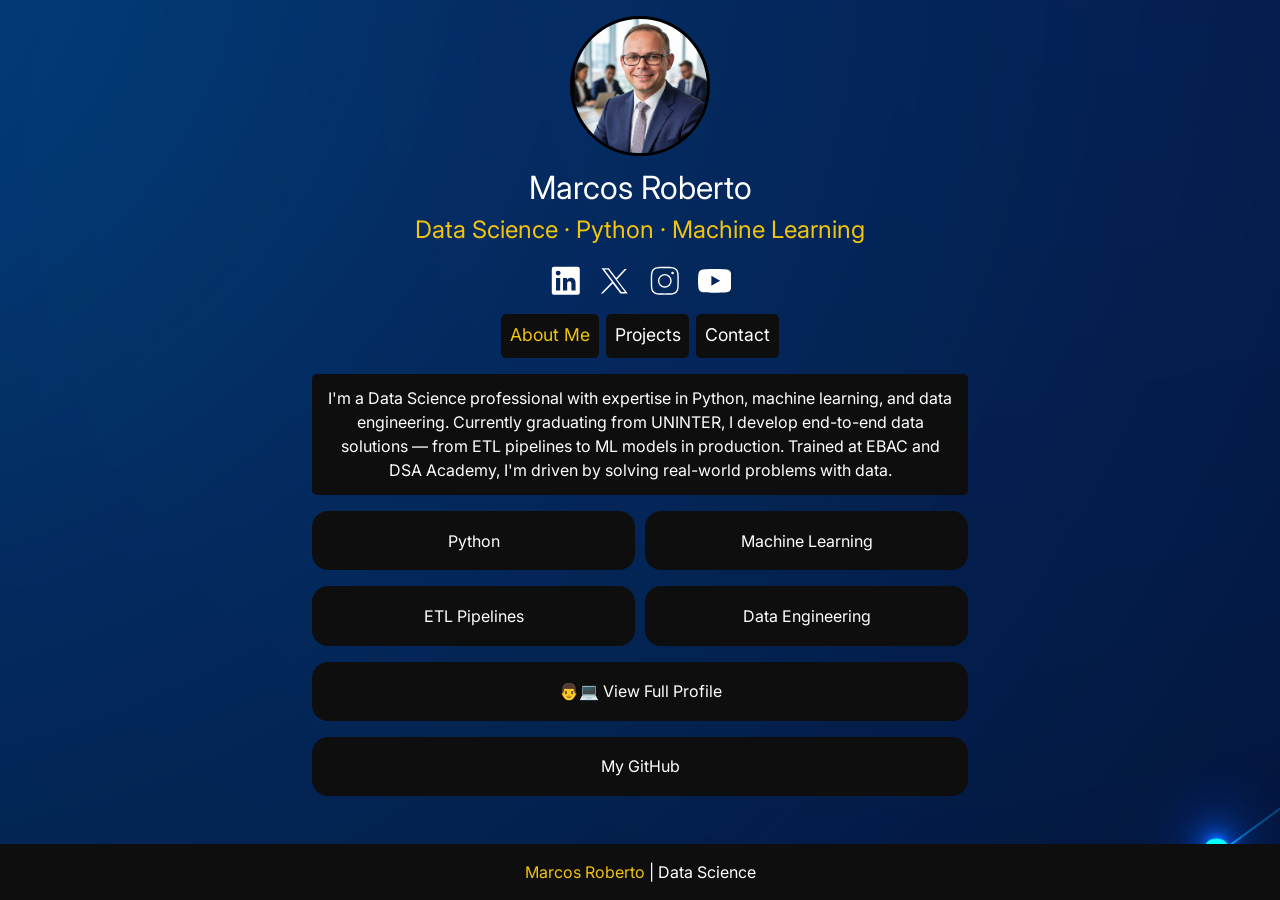
<file: index.html>
<!--
-----------------
https://github.com/ardacarofficial/links-website is open source project.
-----------------
-->

<!doctype html>
<html lang="en">
  <head>
    <meta charset="UTF-8" />
    <meta http-equiv="X-UA-Compatible" content="IE=edge" />
    <meta name="viewport" content="width=device-width, initial-scale=1.0" />
    <title>Data Science | Marcos Roberto</title>
    <meta
      name="description"
      content="Marcos Roberto - Data Science | Python | Machine Learning"
    />
    <link
      rel="stylesheet"
      href="https://fonts.googleapis.com/css2?family=Inter:wght@400&amp;display=swap"
    />
    <link rel="stylesheet" href="css/reset.css" />
    <link rel="stylesheet" href="css/style.css" />
  </head>
  <body>
    <header>
      <!-- Logo, Title and Description Codes Start -->
      <div class="header_img flex_column_center">
        <img src="img/logo.png" alt="Logo" />
      </div>
      <div class="header_text flex_column_center">
        <h1 class="header_h_item">Marcos Roberto</h1>
        <h2 class="header_h_item">Data Science · Python · Machine Learning</h2>
      </div>
      <!-- Logo, Title and Description Codes End -->

      <!-- Social Media Icons Codes Start -->
      <div class="header_svg_list flex_row_center">
        <!-- Icon 1 LinkedIn -->
        <div class="header_svg_item">
          <a
            href="https://www.linkedin.com/public-profile/settings/?trk=d_flagship3_profile_self_view_public_profile&lipi=urn%3Ali%3Apage%3Ad_flagship3_profile_view_base%3BfjYPPPEbTY29IEgQ6bdrKA%3D%3D"
            target="_blank"
            rel="nofollow"
          >
            <svg enable-background="new 0 0 24 24" viewBox="0 0 24 24">
              <path
                d="M20.5 2h-17A1.5 1.5 0 002 3.5v17A1.5 1.5 0 003.5 22h17a1.5 1.5 0 001.5-1.5v-17A1.5 1.5 0 0020.5 2zM8 19H5v-9h3zM6.5 8.25A1.75 1.75 0 118.3 6.5a1.78 1.78 0 01-1.8 1.75zM19 19h-3v-4.74c0-1.42-.6-1.93-1.38-1.93A1.74 1.74 0 0013 14.19a.66.66 0 000 .14V19h-3v-9h2.9v1.3a3.11 3.11 0 012.7-1.4c1.55 0 3.36.86 3.36 3.66z"
              />
            </svg>
          </a>
        </div>
        <!-- Icon 2 Twitter -->
        <div class="header_svg_item">
          <a href="https://x.com/oberto_marcos" target="_blank" rel="nofollow">
            <svg enable-background="new 0 0 24 24" viewBox="0 0 24 24">
              <path
                d="m2.538 3 7.425 9.928L2 21h1.5l7.033-7.067L16 21h5.232l-7.662-9.995 6.955-7.514h-1.5L13 10 7.77 3H2.538Zm1.994 1h2.645l12.087 16h-2.525L4.532 4Z"
              ></path>
            </svg>
          </a>
        </div>
        <!-- Icon 3 Instagram -->
        <div class="header_svg_item">
          <a
            href="https://www.instagram.com/marcosdatawizard/"
            target="_blank"
            rel="nofollow"
          >
            <svg enable-background="new 0 0 24 24" viewBox="0 0 24 24">
              <path
                d="M21.938,7.71a7.329,7.329,0,0,0-.456-2.394,4.615,4.615,0,0,0-1.1-1.694,4.61,4.61,0,0,0-1.7-1.1,7.318,7.318,0,0,0-2.393-.456C15.185,2.012,14.817,2,12,2s-3.185.012-4.29.062a7.329,7.329,0,0,0-2.394.456,4.615,4.615,0,0,0-1.694,1.1,4.61,4.61,0,0,0-1.1,1.7A7.318,7.318,0,0,0,2.062,7.71C2.012,8.814,2,9.182,2,12s.012,3.186.062,4.29a7.329,7.329,0,0,0,.456,2.394,4.615,4.615,0,0,0,1.1,1.694,4.61,4.61,0,0,0,1.7,1.1,7.318,7.318,0,0,0,2.393.456c1.1.05,1.472.062,4.29.062s3.186-.012,4.29-.062a7.329,7.329,0,0,0,2.394-.456,4.9,4.9,0,0,0,2.8-2.8,7.318,7.318,0,0,0,.456-2.393c.05-1.1.062-1.472.062-4.29S21.988,8.814,21.938,7.71Zm-1,8.534a6.351,6.351,0,0,1-.388,2.077,3.9,3.9,0,0,1-2.228,2.229,6.363,6.363,0,0,1-2.078.388C15.159,20.988,14.8,21,12,21s-3.159-.012-4.244-.062a6.351,6.351,0,0,1-2.077-.388,3.627,3.627,0,0,1-1.35-.879,3.631,3.631,0,0,1-.879-1.349,6.363,6.363,0,0,1-.388-2.078C3.012,15.159,3,14.8,3,12s.012-3.159.062-4.244A6.351,6.351,0,0,1,3.45,5.679a3.627,3.627,0,0,1,.879-1.35A3.631,3.631,0,0,1,5.678,3.45a6.363,6.363,0,0,1,2.078-.388C8.842,3.012,9.205,3,12,3s3.158.012,4.244.062a6.351,6.351,0,0,1,2.077.388,3.627,3.627,0,0,1,1.35.879,3.631,3.631,0,0,1,.879,1.349,6.363,6.363,0,0,1,.388,2.078C20.988,8.841,21,9.2,21,12S20.988,15.159,20.938,16.244Z"
              ></path>
              <path
                d="M17.581,5.467a.953.953,0,1,0,.952.952A.954.954,0,0,0,17.581,5.467Z"
              ></path>
              <path
                d="M12,7.073A4.927,4.927,0,1,0,16.927,12,4.932,4.932,0,0,0,12,7.073Zm0,8.854A3.927,3.927,0,1,1,15.927,12,3.932,3.932,0,0,1,12,15.927Z"
              ></path>
            </svg>
          </a>
        </div>
        <!-- Icon 4 YouTube -->
        <div class="header_svg_item">
          <a
            href="https://www.youtube.com/@marcosrobertosoaresolivieira"
            target="_blank"
            rel="nofollow"
          >
            <svg enable-background="new 0 0 24 24" viewBox="0 0 24 24">
              <path
                d="M23.498 6.186a3.016 3.016 0 0 0-2.122-2.136C19.505 3.545 12 3.545 12 3.545s-7.505 0-9.377.505A3.017 3.017 0 0 0 .502 6.186C0 8.07 0 12 0 12s0 3.93.502 5.814a3.016 3.016 0 0 0 2.122 2.136c1.871.505 9.376.505 9.376.505s7.505 0 9.377-.505a3.015 3.015 0 0 0 2.122-2.136C24 15.93 24 12 24 12s0-3.93-.502-5.814zM9.545 15.568V8.432L15.818 12l-6.273 3.568z"
              />
            </svg>
          </a>
        </div>
      </div>
      <!-- Social Media Icons Codes End -->

      <!-- Menu Codes Start -->
      <nav>
        <ul class="header_nav_menu_list flex_no_wrap_row_center">
          <li
            data-target="#main_section_container_1"
            id="header_nav_menu_item_1"
            class="header_nav_menu_item"
            href=""
          >
            About Me
          </li>
          <li
            data-target="#main_section_container_2"
            id="header_nav_menu_item_2"
            class="header_nav_menu_item"
            href=""
          >
            Projects
          </li>
          <li
            data-target="#main_section_container_3"
            id="header_nav_menu_item_3"
            class="header_nav_menu_item"
            href=""
          >
            Contact
          </li>
        </ul>
      </nav>
      <!-- Menu Codes End -->
    </header>
    <main>
      <!-- Menu Container 1 Codes Start -->
      <section id="main_section_container_1" class="flex_column_center">
        <!-- Menu Text Item -->
        <div class="main_text_item">
          <p>
            I'm a Data Science professional with expertise in Python, machine
            learning, and data engineering. Currently graduating from UNINTER,
            I develop end-to-end data solutions — from ETL pipelines to ML
            models in production. Trained at EBAC and DSA Academy, I'm driven
            by solving real-world problems with data.
          </p>
        </div>
        <!-- Menu Small Item -->
        <div class="main_small_button_list">
          <a
            class="main_small_a_item"
            href="#link"
            target="_blank"
            rel="nofollow"
          >
            <button class="main_small_button_item">Python</button>
          </a>
          <a
            class="main_small_a_item"
            href="#link"
            target="_blank"
            rel="nofollow"
          >
            <button class="main_small_button_item">Machine Learning</button>
          </a>
        </div>
        <!-- Menu Small Item -->
        <div class="main_small_button_list">
          <a
            class="main_small_a_item"
            href="#link"
            target="_blank"
            rel="nofollow"
          >
            <button class="main_small_button_item">ETL Pipelines</button>
          </a>
          <a
            class="main_small_a_item"
            href="#link"
            target="_blank"
            rel="nofollow"
          >
            <button class="main_small_button_item">Data Engineering</button>
          </a>
        </div>
        <!-- Menu Item -->
        <a class="main_a_item" href="about.html">
          <button class="main_button_item">👨💻 View Full Profile</button>
        </a>
        <!-- Menu Item -->
        <a
          class="main_a_item"
          href="https://github.com/CodeWizardProtech"
          target="_blank"
          rel="nofollow"
        >
          <button class="main_button_item">My GitHub</button>
        </a>
      </section>
      <!-- Menu Container 1 Codes End -->

      <!-- Menu Container 2 Codes Start -->
      <section id="main_section_container_2" class="flex_column_center">
        <!-- Menu Text Item -->
        <div class="main_text_item">
          <p>
            Projects focused on data science, machine learning, and automation.
            Explore the repositories on GitHub and see real-world data solutions.
          </p>
        </div>
        <!-- Menu Small Item -->
        <div class="main_small_button_list">
          <a
            class="main_small_a_item"
            href="https://github.com/MarcosRoberto?tab=repositories"
            target="_blank"
            rel="nofollow"
          >
            <button class="main_small_button_item">Data Analysis</button>
          </a>
          <a
            class="main_small_a_item"
            href="https://github.com/MarcosRoberto?tab=repositories"
            target="_blank"
            rel="nofollow"
          >
            <button class="main_small_button_item">ML Models</button>
          </a>
        </div>
        <!-- Menu Small Item -->
        <div class="main_small_button_list">
          <a
            class="main_small_a_item"
            href="https://github.com/MarcosRoberto?tab=repositories"
            target="_blank"
            rel="nofollow"
          >
            <button class="main_small_button_item">Pipelines ETL</button>
          </a>
          <a
            class="main_small_a_item"
            href="https://github.com/MarcosRoberto?tab=repositories"
            target="_blank"
            rel="nofollow"
          >
            <button class="main_small_button_item">Data Visualization</button>
          </a>
        </div>
        <!-- Menu Item -->
        <a
          class="main_a_item"
          href="https://github.com/CodeWizardProtech"
          target="_blank"
          rel="nofollow"
        >
          <button class="main_button_item">View All Projects</button>
        </a>
        <!-- Menu Item -->
        <a
          class="main_a_item"
          href="https://github.com/CodeWizardProtech"
          target="_blank"
          rel="nofollow"
        >
          <button class="main_button_item">GitHub Profile</button>
        </a>
      </section>
      <!-- Menu Container 2 Codes End -->

      <!-- Menu Container 3 Codes Start -->
      <section id="main_section_container_3" class="flex_column_center">
        <!-- Menu Text Item -->
        <div class="main_text_item">
          <p>
            Want to collaborate, exchange ideas, or have an opportunity?
            Feel free to reach out through the links below.
          </p>
        </div>
        <!-- Menu Small Item -->
        <div class="main_small_button_list">
          <a
            class="main_small_a_item"
            href="https://github.com/CodeWizardProtech"
            target="_blank"
            rel="nofollow"
          >
            <button class="main_small_button_item">GitHub</button>
          </a>
          <a
            class="main_small_a_item"
            href="https://www.linkedin.com/public-profile/settings/?trk=d_flagship3_profile_self_view_public_profile&lipi=urn%3Ali%3Apage%3Ad_flagship3_profile_view_base%3BlpcZsxxIR6SCW6Dybm3HKQ%3D%3D
"
            target="_blank"
            rel="nofollow"
          >
            <button class="main_small_button_item">LinkedIn</button>
          </a>
        </div>
        <!-- Menu Small Item -->
        <div class="main_small_button_list">
          <a
            class="main_small_a_item"
            href="https://www.instagram.com/marcosdatawizard/"
            target="_blank"
            rel="nofollow"
          >
            <button class="main_small_button_item">Instagram</button>
          </a>
          <a
            class="main_small_a_item"
            href="#link"
            target="_blank"
            rel="nofollow"
          >
            <button class="main_small_button_item">Twitter / X</button>
          </a>
        </div>
        <!-- Menu Item -->
        <a
          class="main_a_item"
          href="mailto:marcosads337@gmail.com?subject=Contato%20via%20Portf%C3%B3lio&body=Ol%C3%A1%20Marcos,%20vi%20seu%20portf%C3%B3lio%20e%20gostaria%20de%20conversar."
          target="_blank"
          rel="nofollow"
        >
          <button class="main_button_item">Send Email</button>
        </a>
        <!-- Menu Item -->
        <a
          class="main_a_item"
          href="https://wa.me/5564996607188?text=Ol%C3%A1%20Marcos,%20vi%20seu%20portf%C3%B3lio%20e%20gostaria%20de%20conversar."
          target="_blank"
          rel="nofollow"
        >
          <button class="main_button_item">WhatsApp</button>
        </a>
      </section>
      <!-- Menu Container 3 Codes End -->
    </main>
    <footer>
      <!-- Footer Codes Start -->
      <div class="footer_div_item flex_row_center">
        <a class="footer_a_item" href="https://github.com/CodeWizardProtech"
          >Marcos Roberto</a
        >&nbsp;| Data Science
      </div>
    </footer>
    <!-- Footer Codes End -->
    <script src="js/main.js"></script>
  </body>
</html>
</file>
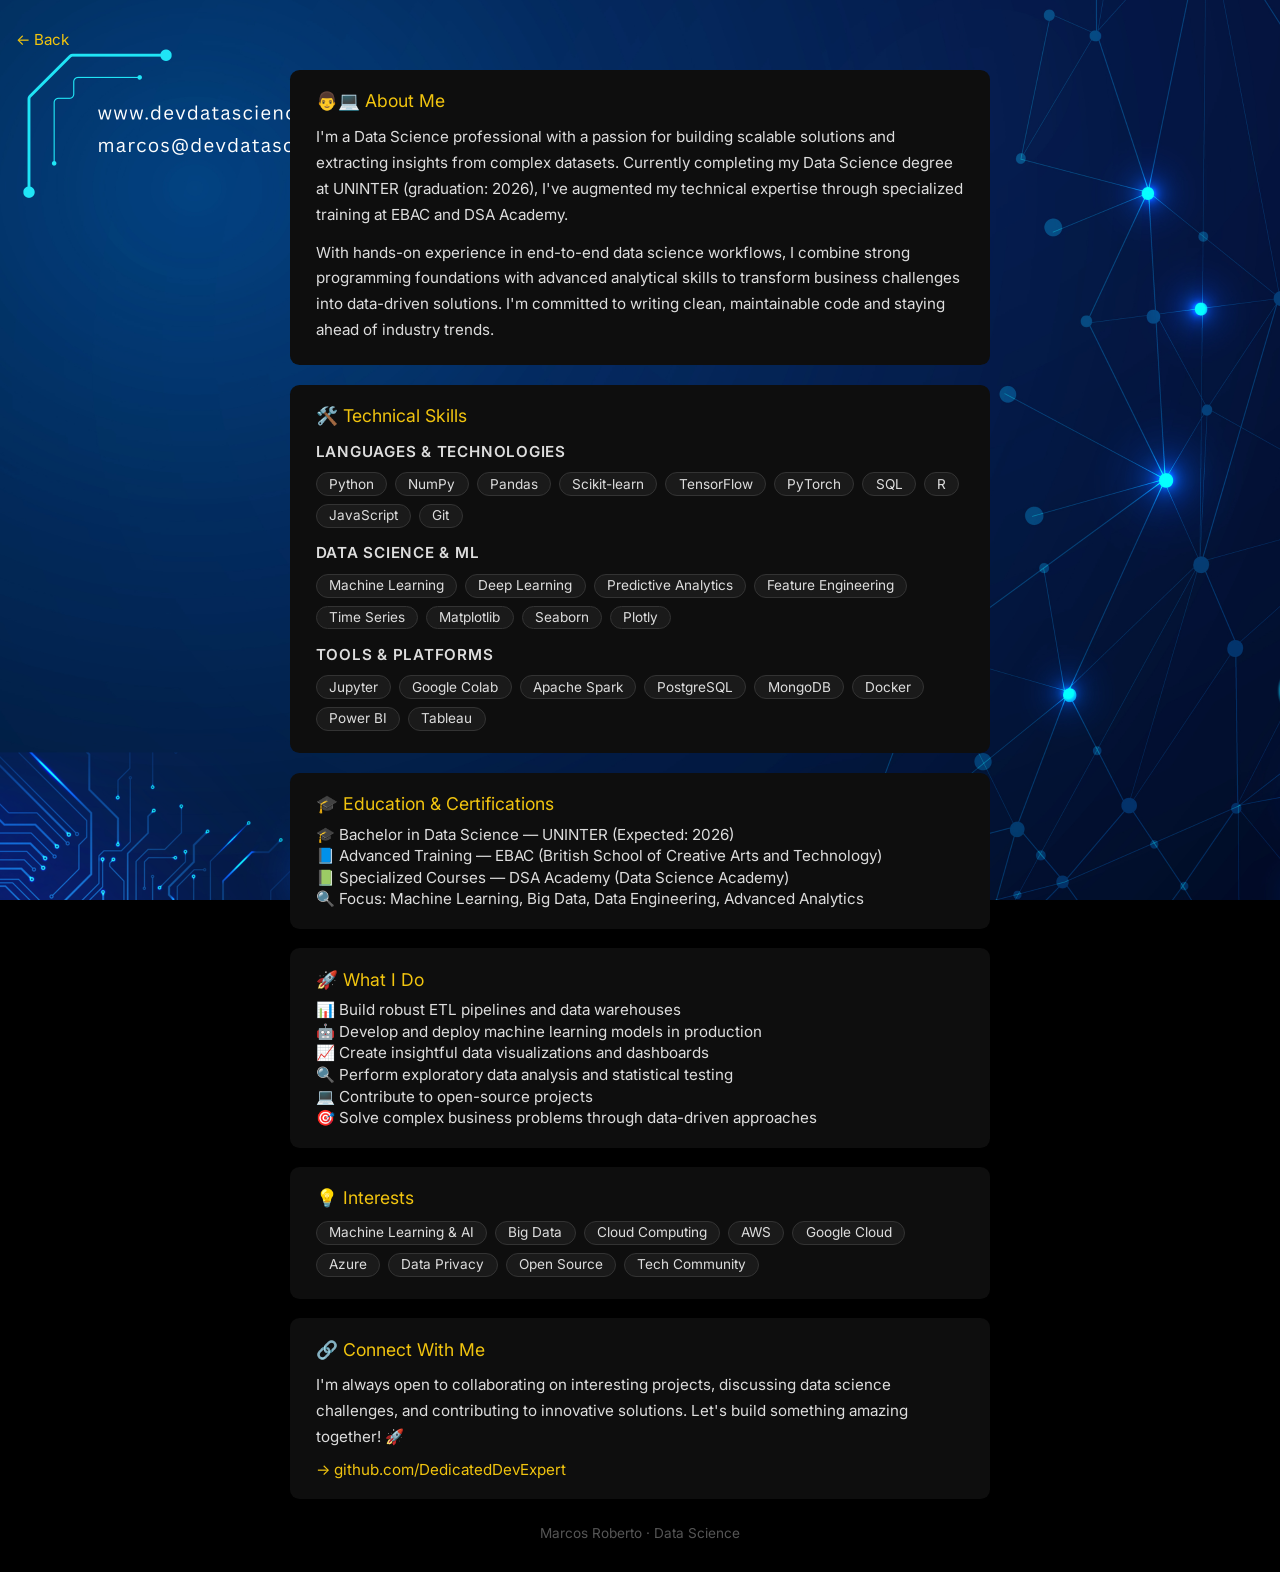
<file: about.html>
<!doctype html>
<html lang="en">
  <head>
    <meta charset="UTF-8" />
    <meta name="viewport" content="width=device-width, initial-scale=1.0" />
    <title>About Me - Marcos Roberto</title>
    <link rel="stylesheet" href="https://fonts.googleapis.com/css2?family=Inter:wght@400;600&display=swap" />
    <link rel="stylesheet" href="css/reset.css" />
    <style>
      :root {
        --bg: #000;
        --card: #0e0e0e;
        --text: #fff;
        --accent: #f1c40f;
        --font: "Inter", sans-serif;
        --background_image: url("img/wallpaper.jpg");
      }
      body {
        font-family: var(--font);
        background: var(--bg) var(--background_image) no-repeat center;
        background-size: cover;
        background-attachment: fixed;
        color: var(--text);
        min-height: 100vh;
        display: flex;
        flex-direction: column;
        align-items: center;
        padding: 2em 1em;
      }
      .back {
        align-self: flex-start;
        margin-bottom: 1.5em;
        color: var(--accent);
        text-decoration: none;
        font-size: 0.95em;
      }
      .back:hover { opacity: 0.8; }
      .container {
        width: 100%;
        max-width: 700px;
        display: flex;
        flex-direction: column;
        gap: 1.2em;
      }
      .card {
        background: var(--card);
        border-radius: 0.6em;
        padding: 1.4em 1.6em;
      }
      .card h2 {
        color: var(--accent);
        font-size: 1.1em;
        margin-bottom: 0.8em;
      }
      .card p {
        line-height: 1.7;
        font-size: 0.95em;
        color: #ddd;
      }
      .tag-group {
        display: flex;
        flex-wrap: wrap;
        gap: 0.5em;
        margin-top: 0.5em;
      }
      .tag {
        background: #1a1a1a;
        border: 1px solid #333;
        color: #ddd;
        border-radius: 2em;
        padding: 0.3em 0.9em;
        font-size: 0.85em;
      }
      .section-label {
        color: var(--accent);
        font-size: 0.8em;
        font-weight: 600;
        text-transform: uppercase;
        letter-spacing: 0.05em;
        margin: 0.8em 0 0.4em;
      }
      ul.do-list {
        list-style: none;
        padding: 0;
        display: flex;
        flex-direction: column;
        gap: 0.4em;
      }
      ul.do-list li {
        font-size: 0.95em;
        color: #ddd;
      }
      .github-link {
        display: inline-block;
        margin-top: 0.8em;
        color: var(--accent);
        text-decoration: none;
        font-size: 0.95em;
      }
      .github-link:hover { opacity: 0.8; }
      footer {
        margin-top: 2em;
        color: #555;
        font-size: 0.85em;
      }
    </style>
  </head>
  <body>
    <a class="back" href="index.html">&#8592; Back</a>

    <div class="container">

      <div class="card">
        <h2>&#128104;&#128187; About Me</h2>
        <p>I'm a Data Science professional with a passion for building scalable solutions and extracting insights from complex datasets. Currently completing my Data Science degree at UNINTER (graduation: 2026), I've augmented my technical expertise through specialized training at EBAC and DSA Academy.</p>
        <p style="margin-top: 0.8em">With hands-on experience in end-to-end data science workflows, I combine strong programming foundations with advanced analytical skills to transform business challenges into data-driven solutions. I'm committed to writing clean, maintainable code and staying ahead of industry trends.</p>
      </div>

      <div class="card">
        <h2>&#128736;&#65039; Technical Skills</h2>

        <p class="section-label">Languages &amp; Technologies</p>
        <div class="tag-group">
          <span class="tag">Python</span>
          <span class="tag">NumPy</span>
          <span class="tag">Pandas</span>
          <span class="tag">Scikit-learn</span>
          <span class="tag">TensorFlow</span>
          <span class="tag">PyTorch</span>
          <span class="tag">SQL</span>
          <span class="tag">R</span>
          <span class="tag">JavaScript</span>
          <span class="tag">Git</span>
        </div>

        <p class="section-label">Data Science &amp; ML</p>
        <div class="tag-group">
          <span class="tag">Machine Learning</span>
          <span class="tag">Deep Learning</span>
          <span class="tag">Predictive Analytics</span>
          <span class="tag">Feature Engineering</span>
          <span class="tag">Time Series</span>
          <span class="tag">Matplotlib</span>
          <span class="tag">Seaborn</span>
          <span class="tag">Plotly</span>
        </div>

        <p class="section-label">Tools &amp; Platforms</p>
        <div class="tag-group">
          <span class="tag">Jupyter</span>
          <span class="tag">Google Colab</span>
          <span class="tag">Apache Spark</span>
          <span class="tag">PostgreSQL</span>
          <span class="tag">MongoDB</span>
          <span class="tag">Docker</span>
          <span class="tag">Power BI</span>
          <span class="tag">Tableau</span>
        </div>
      </div>

      <div class="card">
        <h2>&#127891; Education &amp; Certifications</h2>
        <ul class="do-list">
          <li>&#127891; Bachelor in Data Science &#8212; UNINTER (Expected: 2026)</li>
          <li>&#128216; Advanced Training &#8212; EBAC (British School of Creative Arts and Technology)</li>
          <li>&#128215; Specialized Courses &#8212; DSA Academy (Data Science Academy)</li>
          <li>&#128269; Focus: Machine Learning, Big Data, Data Engineering, Advanced Analytics</li>
        </ul>
      </div>

      <div class="card">
        <h2>&#128640; What I Do</h2>
        <ul class="do-list">
          <li>&#128202; Build robust ETL pipelines and data warehouses</li>
          <li>&#129302; Develop and deploy machine learning models in production</li>
          <li>&#128200; Create insightful data visualizations and dashboards</li>
          <li>&#128269; Perform exploratory data analysis and statistical testing</li>
          <li>&#128187; Contribute to open-source projects</li>
          <li>&#127919; Solve complex business problems through data-driven approaches</li>
        </ul>
      </div>

      <div class="card">
        <h2>&#128161; Interests</h2>
        <div class="tag-group">
          <span class="tag">Machine Learning &amp; AI</span>
          <span class="tag">Big Data</span>
          <span class="tag">Cloud Computing</span>
          <span class="tag">AWS</span>
          <span class="tag">Google Cloud</span>
          <span class="tag">Azure</span>
          <span class="tag">Data Privacy</span>
          <span class="tag">Open Source</span>
          <span class="tag">Tech Community</span>
        </div>
      </div>

      <div class="card">
        <h2>&#128279; Connect With Me</h2>
        <p>I'm always open to collaborating on interesting projects, discussing data science challenges, and contributing to innovative solutions. Let's build something amazing together! &#128640;</p>
        <a class="github-link" href="https://github.com/DedicatedDevExpert" target="_blank" rel="nofollow">&#8594; github.com/DedicatedDevExpert</a>
      </div>

    </div>

    <footer>Marcos Roberto &middot; Data Science</footer>
  </body>
</html>
</file>
<file: css/style.css>
/* From the :root element you can easily change the colors of the design, its size and so on. */
:root {

  /* You can change the font family in the whole design here. (You need to add the font family to the codes.) */
  --font_family: 'Inter', sans-serif;

  /* You can change the font size here, is proportional to all texts. */
  --font_size: 16px;

  /* You can change the background color by typing the color code. (If you do not enter a background-image image, the background-color will be active.) */
  --background_color: #000;
  --background_image: url("../img/wallpaper.jpg");

  /* You can change the frame thickness and color of the picture by typing the number of pixels and the color code. */
  --image_border_color: #000;
  --image_border_px: 3px;

  /* You can change the width and size of the picture by typing the number of pixels. */
  --image_width: 140px;
  --image_height: 140px;

  /* You can change the colors of the title and description section by typing the color codes. */
  --title_color: #fff;
  --description_color: #f1c40f;

  /* You can change the colors of social media icons by changing the color code. */
  --svg_color: #fff;

  /* You can change the background, text color and active color of the menu by changing the color codes. */
  --menu_background_color: #0e0e0e;
  --menu_text_color: #fff;
  --menu_active_text_color: #f1c40f;

  /* You can change the button's background, text color and active color by changing the color codes. */
  --button_background_color: #0e0e0e;
  --button_text_color: #fff;
  --button_text_hover_color: #f1c40f;

  /* You can change the background, text color and active color of the text field by changing the color codes. */
  --textarea_background_color: #0e0e0e;
  --textarea_text_color: #fff;
  --textarea_link_text_color: #f1c40f;

  /* You can change the background, text color and active color of the footer area by changing the color codes. */
  --footer_background_color: #0e0e0e;
  --footer_text_color: #fff;
  --footer_link_text_color: #f1c40f;
}

/* Basic Codes */

body {
  font: var(--font_size) var(--font_family);
  font-weight: 400;
  line-height: 1.5;
  background: var(--background_color) var(--background_image) no-repeat center;
  min-height: 100vh;
  display: flex;
  flex-direction: column;
  flex-wrap: wrap;
}

.flex_column_center {
  display: flex;
  flex-direction: column;
  flex-wrap: wrap;
  justify-content: center;
  align-items: center;
}

.flex_row_center {
  display: flex;
  flex-direction: row;
  flex-wrap: wrap;
  justify-content: center;
  align-items: center;
}

.flex_no_wrap_row_center {
  display: flex;
  flex-direction: row;
  flex-wrap: nowrap;
  justify-content: center;
  align-items: center;
}

/* Logo, Title and Description Codes */

.header_img {
  padding-top: 1em;
}

.header_img img {
  height: var(--image_height);
  width: var(--image_width);
  border: var(--image_border_px) solid var(--image_border_color);
  border-radius: 50%;
  margin-bottom: 0.5em;
}

.header_text h1 {
  color: var(--title_color);
  font-size: 2em;
}

.header_text h2 {
  color: var(--description_color);
  font-size: 1.5em;
}

/* Social Media Icons Codes */

.header_svg_list {
  padding-top: 1em;
}

.header_svg_item {
  width: 2.1em;
  height: 2.1em;
  cursor: pointer;
}

.header_svg_item:hover {
  transform: scale(1.10);
  transition: 0.10s ease;
}

.header_svg_item + .header_svg_item {
  margin-left: 1em;
}

.header_svg_item svg {
  fill: var(--svg_color);
}

/* Menu Codes */

#header_nav_menu_item_1 {
  color: var(--menu_active_text_color);
}

#header_nav_menu_item_2,
#header_nav_menu_item_3 {
  color: var(--menu_text_color);
}


.header_nav_menu_list {
  padding-top: 1em;
  margin-left: 1em;
  margin-right: 1em;
}

.header_nav_menu_item {
  color: var(--menu_text_color);
  background-color: var(--menu_background_color);
  text-align: center;
  list-style-type: none;
  cursor: pointer;
  padding: 0.5em;
  border-radius: 0.3em;
  cursor: pointer;
  transition: 0.10s ease;
  font-size: 1.1em;
}

.header_nav_menu_item + .header_nav_menu_item {
  margin-left: 0.4em;
}

/* Menu Container Codes */

main {
  margin-bottom: auto;
}

#main_section_container_2, #main_section_container_3 {
 display: none;
}

.main_a_item {
  margin-top: 1em;
  text-decoration: none;
}

.main_text_item {
  display: flex;
  align-items: center;
  justify-content: center;
  color: var(--button_text_color);
  background-color: var(--button_background_color);
  width: 41em;
  margin-top: 1em;
  padding: 0.8em;
  border-radius: 0.3em;
  min-height: 3.7em;
  text-align: center;
}

.main_button_item {
  color: var(--button_text_color);
  background-color: var(--button_background_color);
  width: 41em;
  border-radius: 1em;
  min-height: 3.7em;
  text-align: center;
  cursor: pointer;
}

.main_small_button_list {
  display: flex;
  flex-direction: row;
}

.main_small_a_item {
  margin-top: 1em;
  text-decoration: none;
}

.main_small_a_item + .main_small_a_item {
  margin-left: 10px;
}

.main_small_button_item:hover,
.main_button_item:hover {
  color: var(--button_text_hover_color);
  transform: scale(1.02);
  transition: 0.10s ease;
}

.main_small_button_item {
  color: var(--button_text_color);
  background-color: var(--button_background_color);
  width: calc(41em / 2 - 5px);
  border-radius: 1em;
  min-height: 3.7em;
  text-align: center;
  cursor: pointer;
}

/* Contact Form */

.main_form_input {
  font-family: var(--font_family);
  font-size: var(--font_size);
  color: var(--button_text_color);
  background-color: var(--button_background_color);
  border: 1px solid #333;
  border-radius: 0.5em;
  width: 41em;
  padding: 0.8em;
  margin-top: 1em;
  outline: none;
  resize: none;
}

.main_form_input:focus {
  border-color: var(--menu_active_text_color);
}

.main_form_textarea {
  min-height: 7em;
}

@media (max-width: 768px) {
  .main_form_input {
    width: 92vw;
  }
}

/* Footer Codes */

.footer_div_item {
  color: var(--footer_text_color);
  background: var(--footer_background_color);
  padding: 1em;
  margin-top: 1.5em;
}

.footer_a_item {
  color: var(--footer_link_text_color);
  text-decoration: none;
}

/* Responsive Codes */

@media (max-width: 768px) { 
  .main_text_item {
    width: 92vw;
  }

  .main_small_button_item {
    width: calc(92vw / 2 - 5px);;
  }

  .main_button_item {
    width: 92vw;
  }
  
  .header_h_item {
    width: 92vw;
    text-align: center;
  }
  
}
</file>
